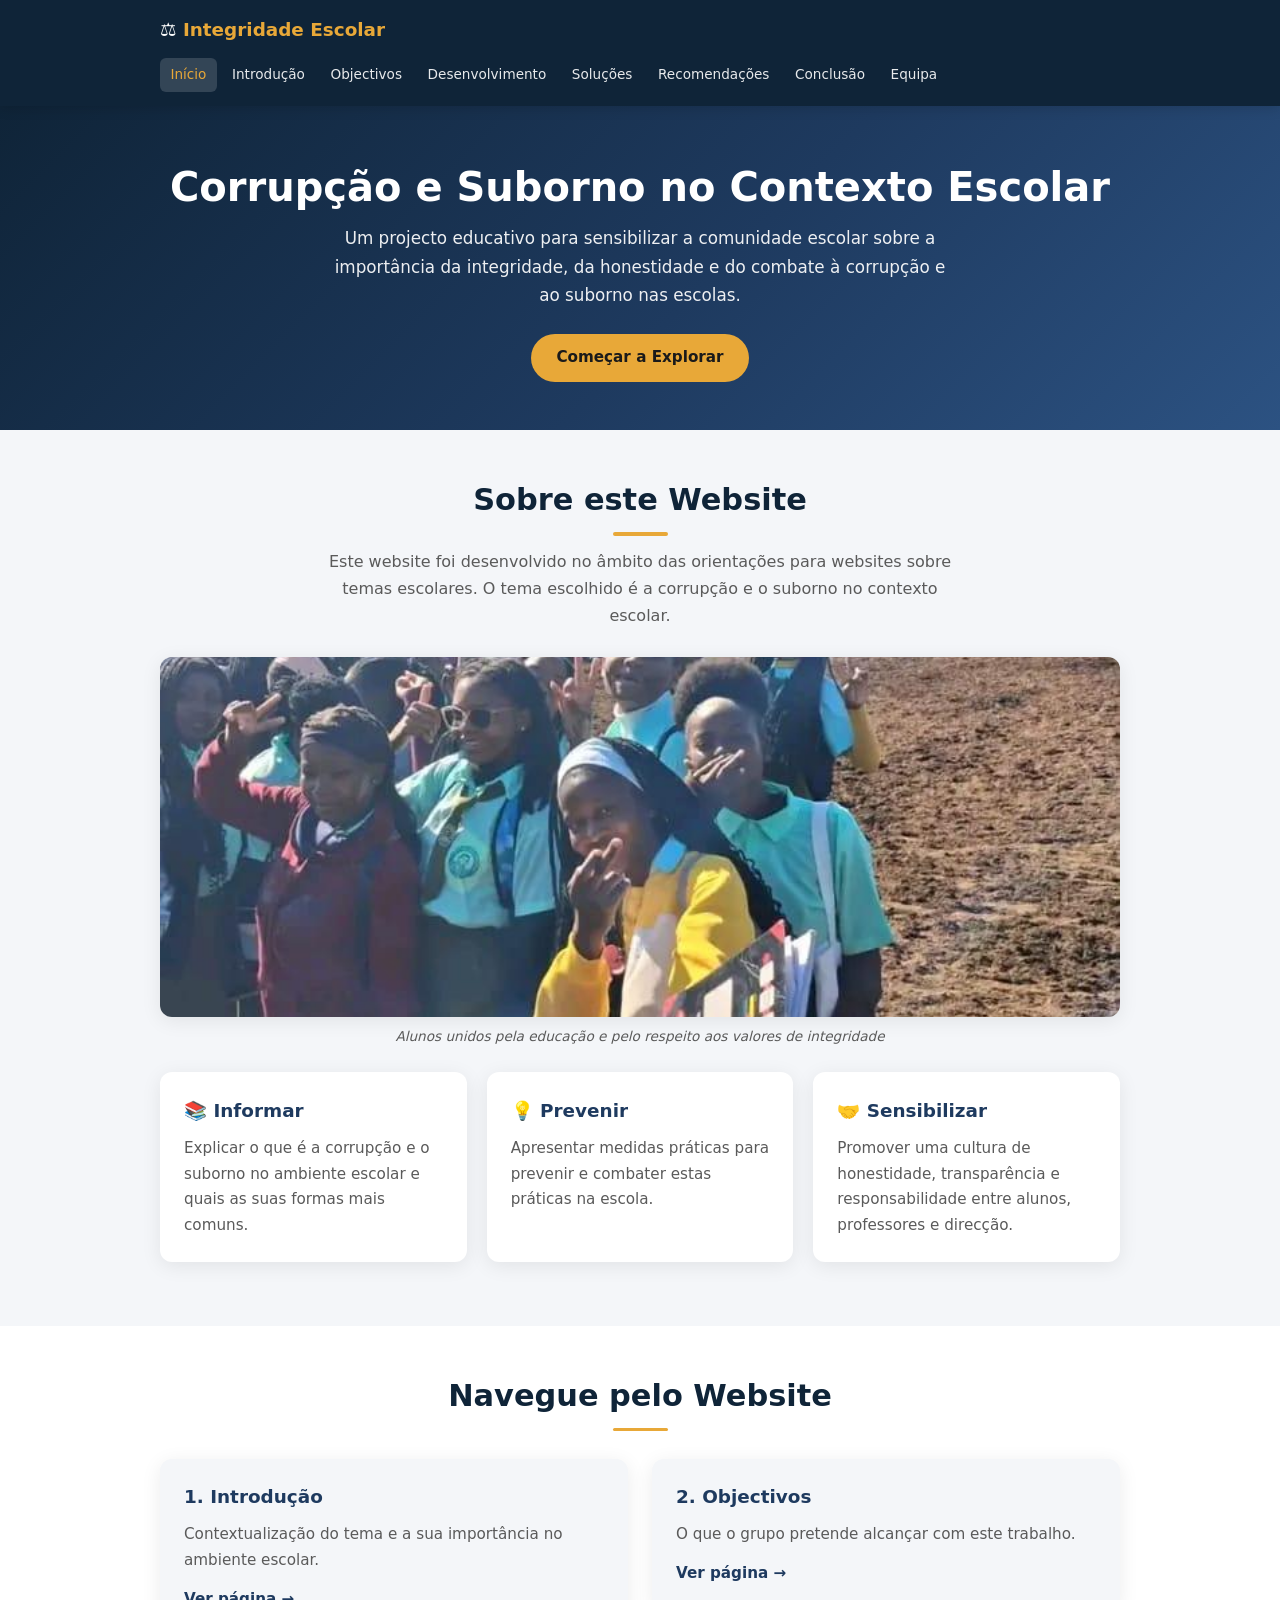
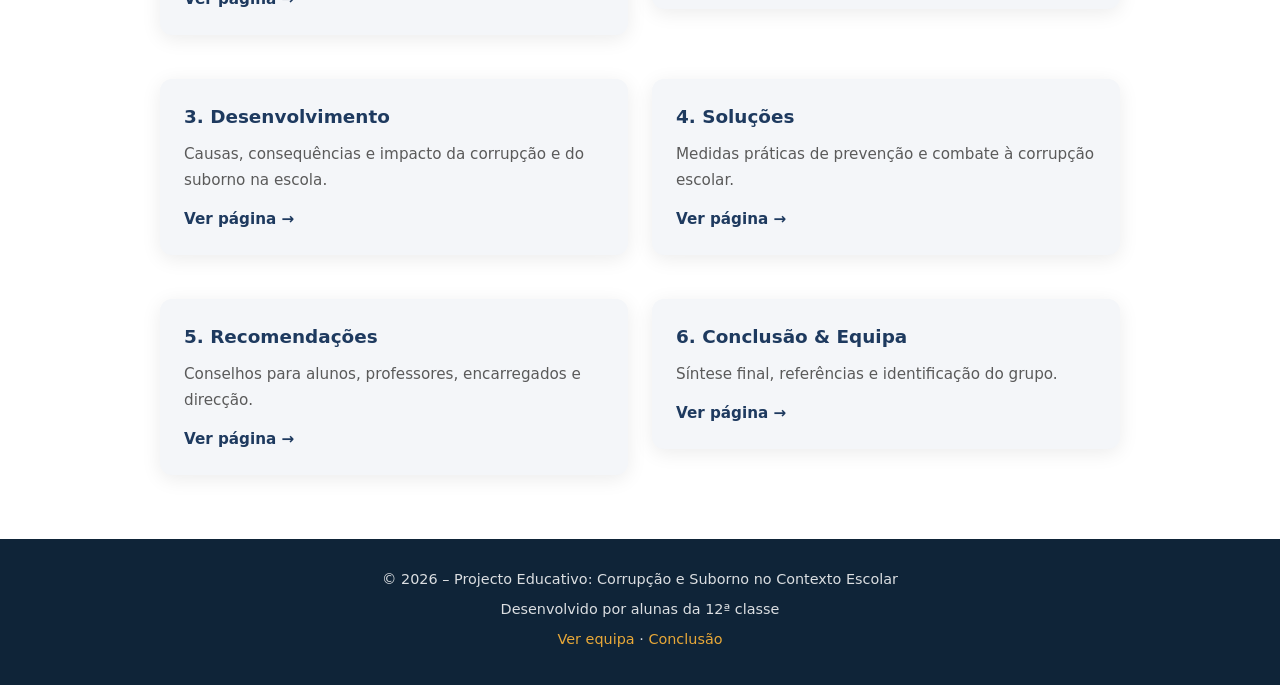
<file: index.html>
<!DOCTYPE html>
<html lang="pt">
<head>
    <meta charset="UTF-8">
    <meta name="viewport" content="width=device-width, initial-scale=1.0">
    <title>Corrupção e Suborno no Contexto Escolar | Início</title>
    <link rel="stylesheet" href="styles.css">
</head>
<body>
    <header class="header">
        <div class="container">
            <div class="logo">⚖️ <span>Integridade Escolar</span></div>
            <nav class="nav">
                <a href="index.html" class="active">Início</a>
                <a href="introducao.html">Introdução</a>
                <a href="objectivos.html">Objectivos</a>
                <a href="desenvolvimento.html">Desenvolvimento</a>
                <a href="solucoes.html">Soluções</a>
                <a href="recomendacoes.html">Recomendações</a>
                <a href="conclusao.html">Conclusão</a>
                <a href="equipa.html">Equipa</a>
            </nav>
        </div>
    </header>

    <section class="hero">
        <div class="container">
            <h1>Corrupção e Suborno no Contexto Escolar</h1>
            <p>Um projecto educativo para sensibilizar a comunidade escolar sobre a importância da integridade, da honestidade e do combate à corrupção e ao suborno nas escolas.</p>
            <a href="introducao.html" class="btn">Começar a Explorar</a>
        </div>
    </section>

    <section class="section">
        <div class="container">
            <div class="section-title">
                <h2>Sobre este Website</h2>
                <div class="line"></div>
                <p>Este website foi desenvolvido no âmbito das orientações para websites sobre temas escolares. O tema escolhido é a corrupção e o suborno no contexto escolar.</p>
            </div>

            <div class="img-box">
                <img src="foto1.jpg" alt="Alunas em actividade escolar">
                <p class="img-caption">Alunos unidos pela educação e pelo respeito aos valores de integridade</p>
            </div>

            <div class="grid-3">
                <div class="card">
                    <h3>📚 Informar</h3>
                    <p>Explicar o que é a corrupção e o suborno no ambiente escolar e quais as suas formas mais comuns.</p>
                </div>
                <div class="card">
                    <h3>💡 Prevenir</h3>
                    <p>Apresentar medidas práticas para prevenir e combater estas práticas na escola.</p>
                </div>
                <div class="card">
                    <h3>🤝 Sensibilizar</h3>
                    <p>Promover uma cultura de honestidade, transparência e responsabilidade entre alunos, professores e direcção.</p>
                </div>
            </div>
        </div>
    </section>

    <section class="section section-alt">
        <div class="container">
            <div class="section-title">
                <h2>Navegue pelo Website</h2>
                <div class="line"></div>
            </div>
            <div class="grid-2">
                <div class="card">
                    <h3>1. Introdução</h3>
                    <p>Contextualização do tema e a sua importância no ambiente escolar.</p>
                    <p style="margin-top:0.8rem;"><a href="introducao.html" style="color:var(--primary);font-weight:600;">Ver página →</a></p>
                </div>
                <div class="card">
                    <h3>2. Objectivos</h3>
                    <p>O que o grupo pretende alcançar com este trabalho.</p>
                    <p style="margin-top:0.8rem;"><a href="objectivos.html" style="color:var(--primary);font-weight:600;">Ver página →</a></p>
                </div>
                <div class="card">
                    <h3>3. Desenvolvimento</h3>
                    <p>Causas, consequências e impacto da corrupção e do suborno na escola.</p>
                    <p style="margin-top:0.8rem;"><a href="desenvolvimento.html" style="color:var(--primary);font-weight:600;">Ver página →</a></p>
                </div>
                <div class="card">
                    <h3>4. Soluções</h3>
                    <p>Medidas práticas de prevenção e combate à corrupção escolar.</p>
                    <p style="margin-top:0.8rem;"><a href="solucoes.html" style="color:var(--primary);font-weight:600;">Ver página →</a></p>
                </div>
                <div class="card">
                    <h3>5. Recomendações</h3>
                    <p>Conselhos para alunos, professores, encarregados e direcção.</p>
                    <p style="margin-top:0.8rem;"><a href="recomendacoes.html" style="color:var(--primary);font-weight:600;">Ver página →</a></p>
                </div>
                <div class="card">
                    <h3>6. Conclusão & Equipa</h3>
                    <p>Síntese final, referências e identificação do grupo.</p>
                    <p style="margin-top:0.8rem;"><a href="conclusao.html" style="color:var(--primary);font-weight:600;">Ver página →</a></p>
                </div>
            </div>
        </div>
    </section>

    <footer class="footer">
        <div class="container">
            <p>© 2026 – Projecto Educativo: Corrupção e Suborno no Contexto Escolar</p>
            <p>Desenvolvido por alunas da 12ª classe</p>
            <p><a href="equipa.html">Ver equipa</a> · <a href="conclusao.html">Conclusão</a></p>
        </div>
    </footer>
</body>
</html>
</file>
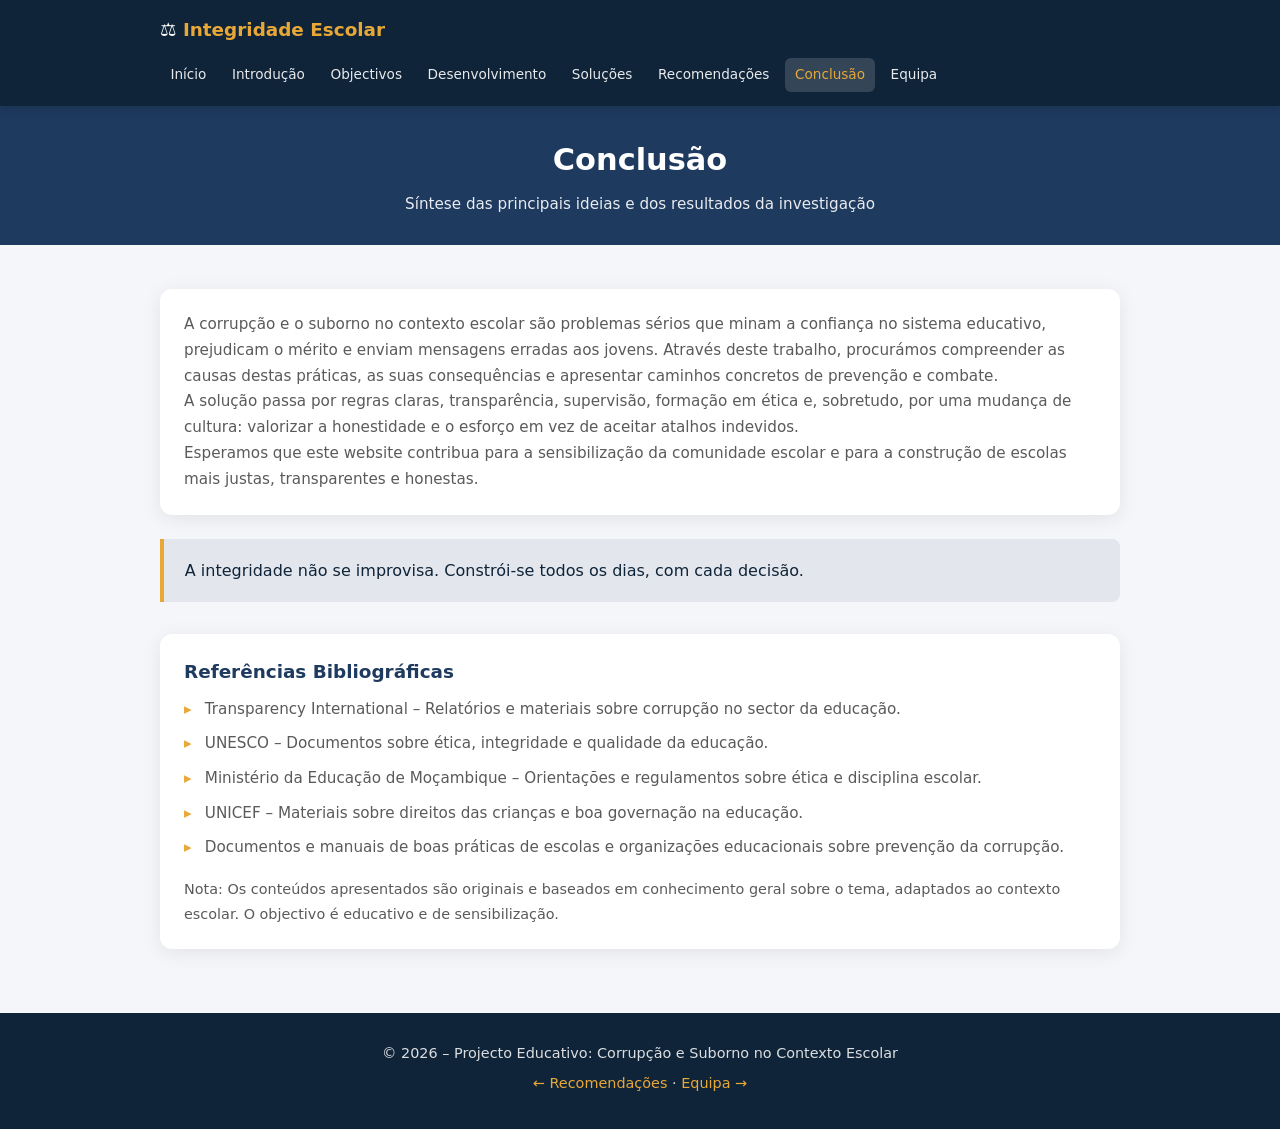
<file: conclusao.html>
<!DOCTYPE html>
<html lang="pt">
<head>
    <meta charset="UTF-8">
    <meta name="viewport" content="width=device-width, initial-scale=1.0">
    <title>Conclusão | Corrupção e Suborno no Contexto Escolar</title>
    <link rel="stylesheet" href="styles.css">
</head>
<body>
    <header class="header">
        <div class="container">
            <div class="logo">⚖️ <span>Integridade Escolar</span></div>
            <nav class="nav">
                <a href="index.html">Início</a>
                <a href="introducao.html">Introdução</a>
                <a href="objectivos.html">Objectivos</a>
                <a href="desenvolvimento.html">Desenvolvimento</a>
                <a href="solucoes.html">Soluções</a>
                <a href="recomendacoes.html">Recomendações</a>
                <a href="conclusao.html" class="active">Conclusão</a>
                <a href="equipa.html">Equipa</a>
            </nav>
        </div>
    </header>

    <div class="page-header">
        <div class="container">
            <h1>Conclusão</h1>
            <p>Síntese das principais ideias e dos resultados da investigação</p>
        </div>
    </div>

    <section class="section">
        <div class="container">
            <div class="card">
                <p>A corrupção e o suborno no contexto escolar são problemas sérios que minam a confiança no sistema educativo, prejudicam o mérito e enviam mensagens erradas aos jovens. Através deste trabalho, procurámos compreender as causas destas práticas, as suas consequências e apresentar caminhos concretos de prevenção e combate.</p>
                <p>A solução passa por regras claras, transparência, supervisão, formação em ética e, sobretudo, por uma mudança de cultura: valorizar a honestidade e o esforço em vez de aceitar atalhos indevidos.</p>
                <p>Esperamos que este website contribua para a sensibilização da comunidade escolar e para a construção de escolas mais justas, transparentes e honestas.</p>
            </div>

            <div class="highlight">
                A integridade não se improvisa. Constrói-se todos os dias, com cada decisão.
            </div>

            <div class="card" style="margin-top:2rem;">
                <h3>Referências Bibliográficas</h3>
                <ul class="lista">
                    <li>Transparency International – Relatórios e materiais sobre corrupção no sector da educação.</li>
                    <li>UNESCO – Documentos sobre ética, integridade e qualidade da educação.</li>
                    <li>Ministério da Educação de Moçambique – Orientações e regulamentos sobre ética e disciplina escolar.</li>
                    <li>UNICEF – Materiais sobre direitos das crianças e boa governação na educação.</li>
                    <li>Documentos e manuais de boas práticas de escolas e organizações educacionais sobre prevenção da corrupção.</li>
                </ul>
                <p style="margin-top:1rem;font-size:0.9rem;color:var(--text-light);">Nota: Os conteúdos apresentados são originais e baseados em conhecimento geral sobre o tema, adaptados ao contexto escolar. O objectivo é educativo e de sensibilização.</p>
            </div>
        </div>
    </section>

    <footer class="footer">
        <div class="container">
            <p>© 2026 – Projecto Educativo: Corrupção e Suborno no Contexto Escolar</p>
            <p><a href="recomendacoes.html">← Recomendações</a> · <a href="equipa.html">Equipa →</a></p>
        </div>
    </footer>
</body>
</html>
</file>
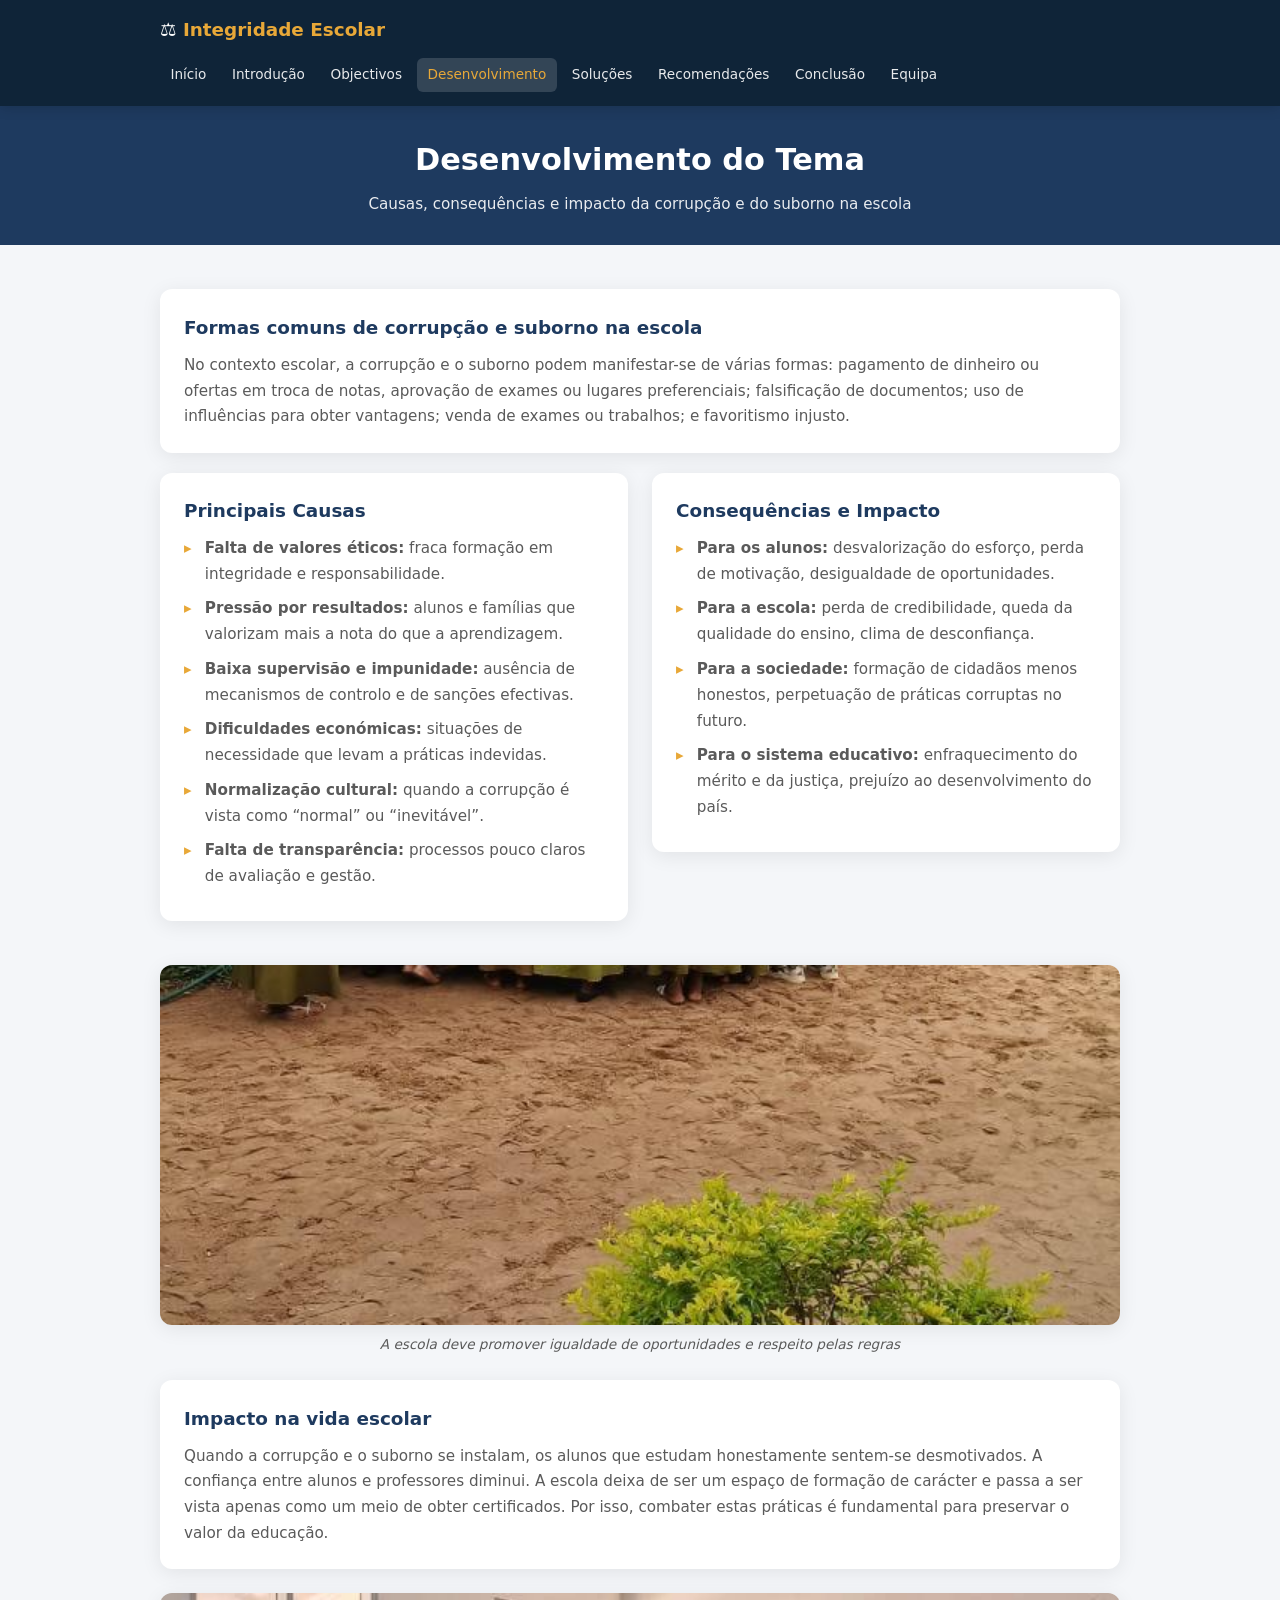
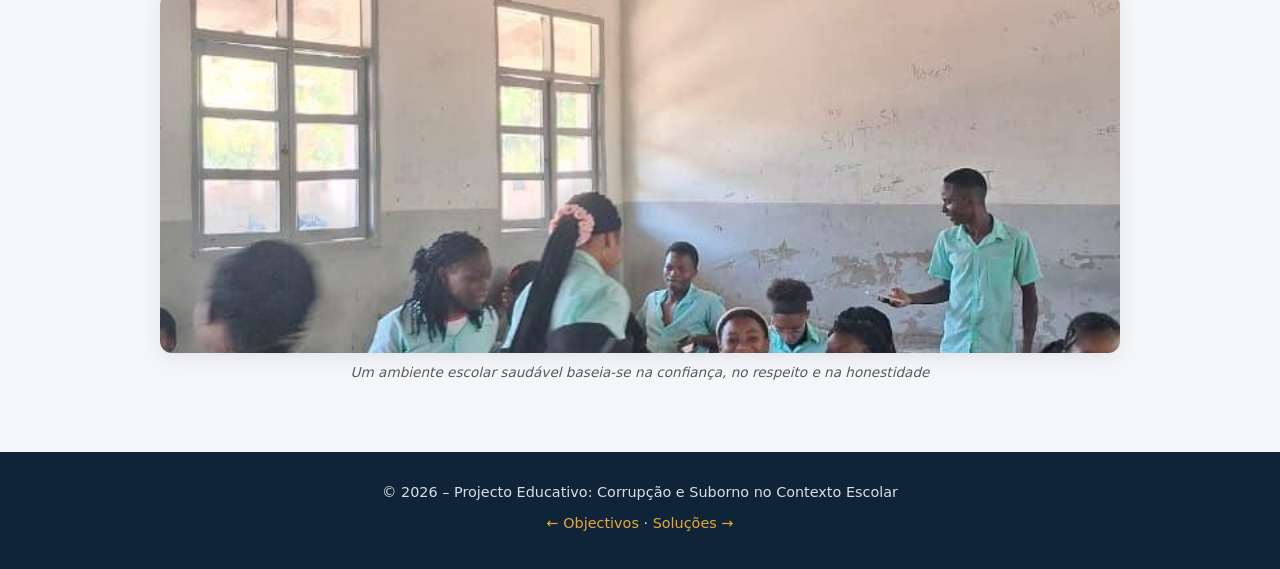
<file: desenvolvimento.html>
<!DOCTYPE html>
<html lang="pt">
<head>
    <meta charset="UTF-8">
    <meta name="viewport" content="width=device-width, initial-scale=1.0">
    <title>Desenvolvimento | Corrupção e Suborno no Contexto Escolar</title>
    <link rel="stylesheet" href="styles.css">
</head>
<body>
    <header class="header">
        <div class="container">
            <div class="logo">⚖️ <span>Integridade Escolar</span></div>
            <nav class="nav">
                <a href="index.html">Início</a>
                <a href="introducao.html">Introdução</a>
                <a href="objectivos.html">Objectivos</a>
                <a href="desenvolvimento.html" class="active">Desenvolvimento</a>
                <a href="solucoes.html">Soluções</a>
                <a href="recomendacoes.html">Recomendações</a>
                <a href="conclusao.html">Conclusão</a>
                <a href="equipa.html">Equipa</a>
            </nav>
        </div>
    </header>

    <div class="page-header">
        <div class="container">
            <h1>Desenvolvimento do Tema</h1>
            <p>Causas, consequências e impacto da corrupção e do suborno na escola</p>
        </div>
    </div>

    <section class="section">
        <div class="container">
            <div class="card">
                <h3>Formas comuns de corrupção e suborno na escola</h3>
                <p>No contexto escolar, a corrupção e o suborno podem manifestar-se de várias formas: pagamento de dinheiro ou ofertas em troca de notas, aprovação de exames ou lugares preferenciais; falsificação de documentos; uso de influências para obter vantagens; venda de exames ou trabalhos; e favoritismo injusto.</p>
            </div>

            <div class="grid-2">
                <div class="card">
                    <h3>Principais Causas</h3>
                    <ul class="lista">
                        <li><strong>Falta de valores éticos:</strong> fraca formação em integridade e responsabilidade.</li>
                        <li><strong>Pressão por resultados:</strong> alunos e famílias que valorizam mais a nota do que a aprendizagem.</li>
                        <li><strong>Baixa supervisão e impunidade:</strong> ausência de mecanismos de controlo e de sanções efectivas.</li>
                        <li><strong>Dificuldades económicas:</strong> situações de necessidade que levam a práticas indevidas.</li>
                        <li><strong>Normalização cultural:</strong> quando a corrupção é vista como “normal” ou “inevitável”.</li>
                        <li><strong>Falta de transparência:</strong> processos pouco claros de avaliação e gestão.</li>
                    </ul>
                </div>
                <div class="card">
                    <h3>Consequências e Impacto</h3>
                    <ul class="lista">
                        <li><strong>Para os alunos:</strong> desvalorização do esforço, perda de motivação, desigualdade de oportunidades.</li>
                        <li><strong>Para a escola:</strong> perda de credibilidade, queda da qualidade do ensino, clima de desconfiança.</li>
                        <li><strong>Para a sociedade:</strong> formação de cidadãos menos honestos, perpetuação de práticas corruptas no futuro.</li>
                        <li><strong>Para o sistema educativo:</strong> enfraquecimento do mérito e da justiça, prejuízo ao desenvolvimento do país.</li>
                    </ul>
                </div>
            </div>

            <div class="img-box">
                <img src="foto2.jpg" alt="Alunas na escola">
                <p class="img-caption">A escola deve promover igualdade de oportunidades e respeito pelas regras</p>
            </div>

            <div class="card">
                <h3>Impacto na vida escolar</h3>
                <p>Quando a corrupção e o suborno se instalam, os alunos que estudam honestamente sentem-se desmotivados. A confiança entre alunos e professores diminui. A escola deixa de ser um espaço de formação de carácter e passa a ser vista apenas como um meio de obter certificados. Por isso, combater estas práticas é fundamental para preservar o valor da educação.</p>
            </div>

            <div class="img-box">
                <img src="foto4.jpg" alt="Ambiente de sala de aula">
                <p class="img-caption">Um ambiente escolar saudável baseia-se na confiança, no respeito e na honestidade</p>
            </div>
        </div>
    </section>

    <footer class="footer">
        <div class="container">
            <p>© 2026 – Projecto Educativo: Corrupção e Suborno no Contexto Escolar</p>
            <p><a href="objectivos.html">← Objectivos</a> · <a href="solucoes.html">Soluções →</a></p>
        </div>
    </footer>
</body>
</html>
</file>
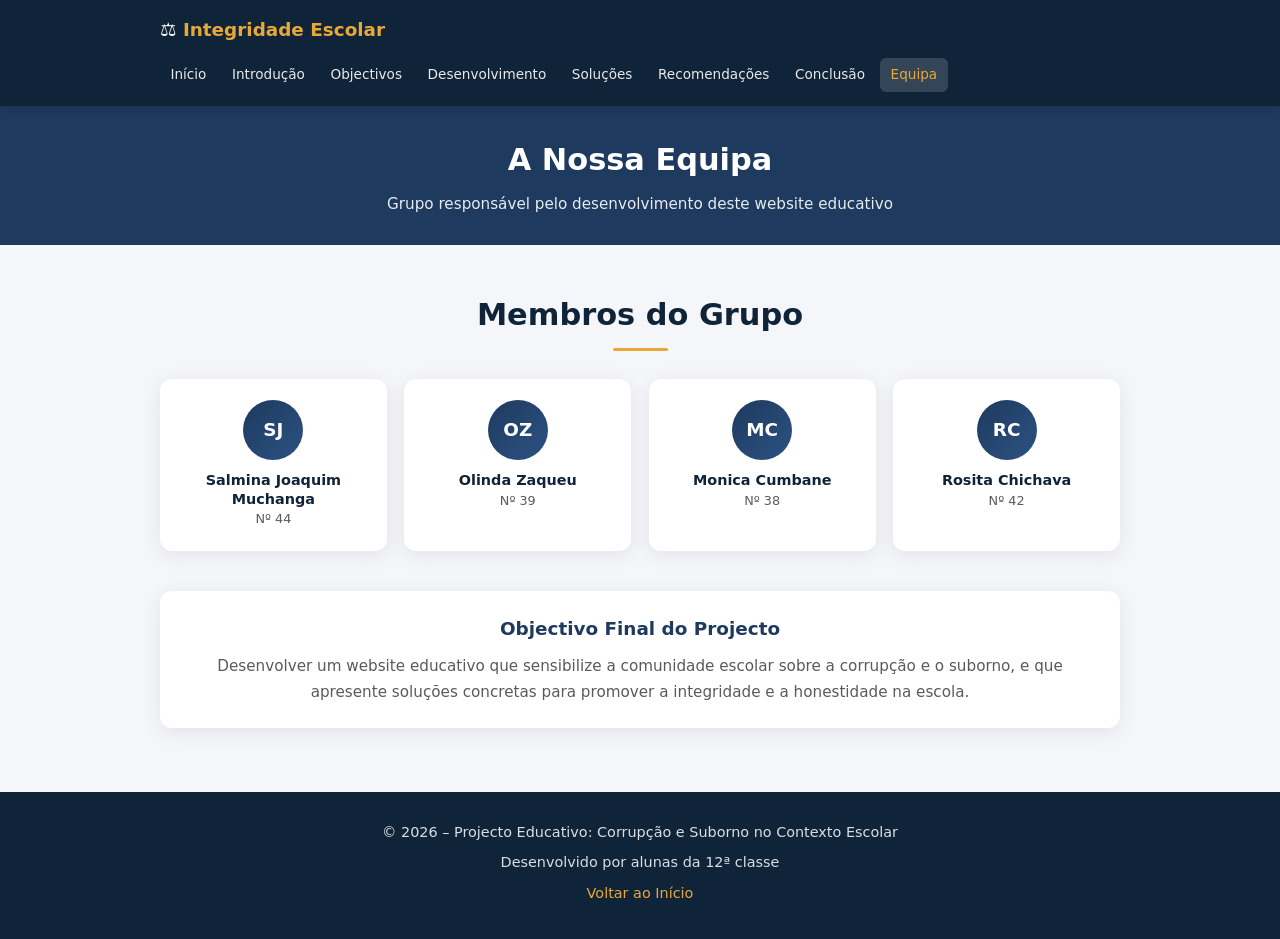
<file: equipa.html>
<!DOCTYPE html>
<html lang="pt">
<head>
    <meta charset="UTF-8">
    <meta name="viewport" content="width=device-width, initial-scale=1.0">
    <title>Equipa | Corrupção e Suborno no Contexto Escolar</title>
    <link rel="stylesheet" href="styles.css">
</head>
<body>
    <header class="header">
        <div class="container">
            <div class="logo">⚖️ <span>Integridade Escolar</span></div>
            <nav class="nav">
                <a href="index.html">Início</a>
                <a href="introducao.html">Introdução</a>
                <a href="objectivos.html">Objectivos</a>
                <a href="desenvolvimento.html">Desenvolvimento</a>
                <a href="solucoes.html">Soluções</a>
                <a href="recomendacoes.html">Recomendações</a>
                <a href="conclusao.html">Conclusão</a>
                <a href="equipa.html" class="active">Equipa</a>
            </nav>
        </div>
    </header>

    <div class="page-header">
        <div class="container">
            <h1>A Nossa Equipa</h1>
            <p>Grupo responsável pelo desenvolvimento deste website educativo</p>
        </div>
    </div>

    <section class="section">
        <div class="container">
            <div class="section-title">
                <h2>Membros do Grupo</h2>
                <div class="line"></div>
            </div>

            <div class="team-grid">
                <div class="team-card">
                    <div class="team-avatar">SJ</div>
                    <h3>Salmina Joaquim Muchanga</h3>
                    <p>Nº 44</p>
                </div>
                <div class="team-card">
                    <div class="team-avatar">OZ</div>
                    <h3>Olinda Zaqueu</h3>
                    <p>Nº 39</p>
                </div>
                <div class="team-card">
                    <div class="team-avatar">MC</div>
                    <h3>Monica Cumbane</h3>
                    <p>Nº 38</p>
                </div>
                <div class="team-card">
                    <div class="team-avatar">RC</div>
                    <h3>Rosita Chichava</h3>
                    <p>Nº 42</p>
                </div>
            </div>

            <div class="card" style="margin-top:2.5rem;text-align:center;">
                <h3>Objectivo Final do Projecto</h3>
                <p>Desenvolver um website educativo que sensibilize a comunidade escolar sobre a corrupção e o suborno, e que apresente soluções concretas para promover a integridade e a honestidade na escola.</p>
            </div>
        </div>
    </section>

    <footer class="footer">
        <div class="container">
            <p>© 2026 – Projecto Educativo: Corrupção e Suborno no Contexto Escolar</p>
            <p>Desenvolvido por alunas da 12ª classe</p>
            <p><a href="index.html">Voltar ao Início</a></p>
        </div>
    </footer>
</body>
</html>
</file>
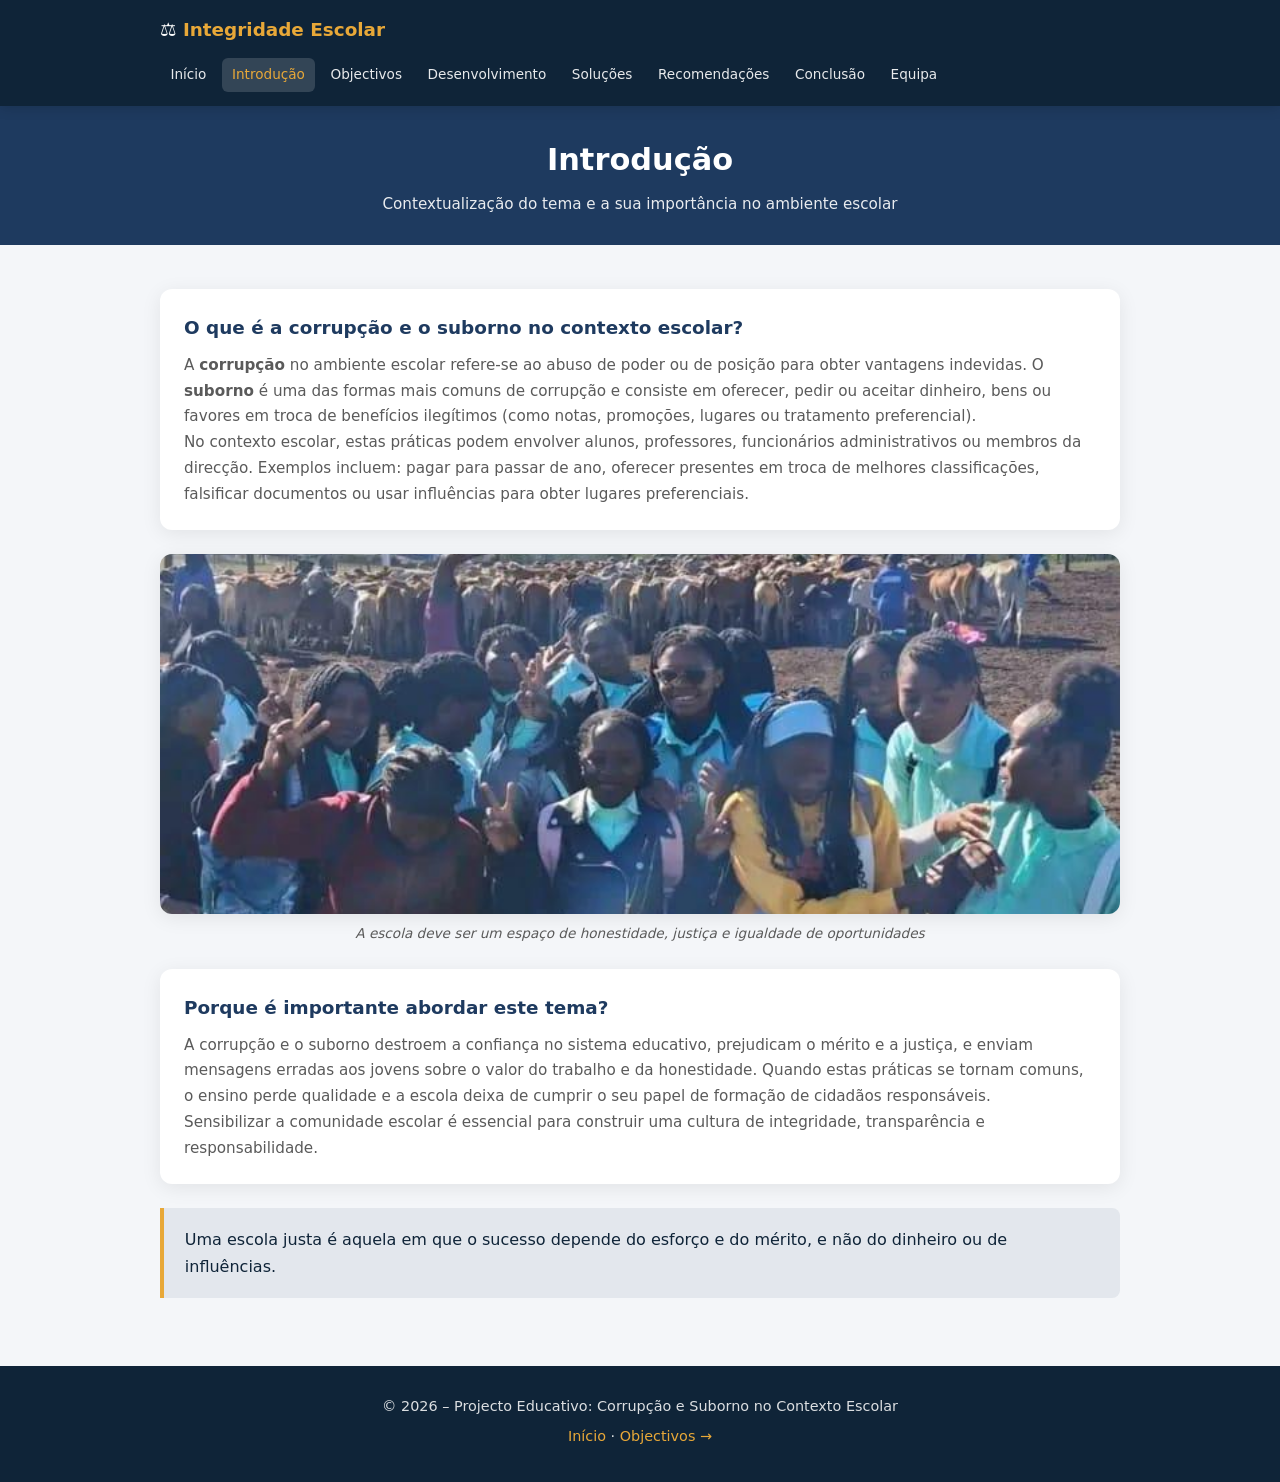
<file: introducao.html>
<!DOCTYPE html>
<html lang="pt">
<head>
    <meta charset="UTF-8">
    <meta name="viewport" content="width=device-width, initial-scale=1.0">
    <title>Introdução | Corrupção e Suborno no Contexto Escolar</title>
    <link rel="stylesheet" href="styles.css">
</head>
<body>
    <header class="header">
        <div class="container">
            <div class="logo">⚖️ <span>Integridade Escolar</span></div>
            <nav class="nav">
                <a href="index.html">Início</a>
                <a href="introducao.html" class="active">Introdução</a>
                <a href="objectivos.html">Objectivos</a>
                <a href="desenvolvimento.html">Desenvolvimento</a>
                <a href="solucoes.html">Soluções</a>
                <a href="recomendacoes.html">Recomendações</a>
                <a href="conclusao.html">Conclusão</a>
                <a href="equipa.html">Equipa</a>
            </nav>
        </div>
    </header>

    <div class="page-header">
        <div class="container">
            <h1>Introdução</h1>
            <p>Contextualização do tema e a sua importância no ambiente escolar</p>
        </div>
    </div>

    <section class="section">
        <div class="container">
            <div class="card">
                <h3>O que é a corrupção e o suborno no contexto escolar?</h3>
                <p>A <strong>corrupção</strong> no ambiente escolar refere-se ao abuso de poder ou de posição para obter vantagens indevidas. O <strong>suborno</strong> é uma das formas mais comuns de corrupção e consiste em oferecer, pedir ou aceitar dinheiro, bens ou favores em troca de benefícios ilegítimos (como notas, promoções, lugares ou tratamento preferencial).</p>
                <p>No contexto escolar, estas práticas podem envolver alunos, professores, funcionários administrativos ou membros da direcção. Exemplos incluem: pagar para passar de ano, oferecer presentes em troca de melhores classificações, falsificar documentos ou usar influências para obter lugares preferenciais.</p>
            </div>

            <div class="img-box">
                <img src="foto3.jpg" alt="Grupo de alunas em actividade">
                <p class="img-caption">A escola deve ser um espaço de honestidade, justiça e igualdade de oportunidades</p>
            </div>

            <div class="card">
                <h3>Porque é importante abordar este tema?</h3>
                <p>A corrupção e o suborno destroem a confiança no sistema educativo, prejudicam o mérito e a justiça, e enviam mensagens erradas aos jovens sobre o valor do trabalho e da honestidade. Quando estas práticas se tornam comuns, o ensino perde qualidade e a escola deixa de cumprir o seu papel de formação de cidadãos responsáveis.</p>
                <p>Sensibilizar a comunidade escolar é essencial para construir uma cultura de integridade, transparência e responsabilidade.</p>
            </div>

            <div class="highlight">
                Uma escola justa é aquela em que o sucesso depende do esforço e do mérito, e não do dinheiro ou de influências.
            </div>
        </div>
    </section>

    <footer class="footer">
        <div class="container">
            <p>© 2026 – Projecto Educativo: Corrupção e Suborno no Contexto Escolar</p>
            <p><a href="index.html">Início</a> · <a href="objectivos.html">Objectivos →</a></p>
        </div>
    </footer>
</body>
</html>
</file>
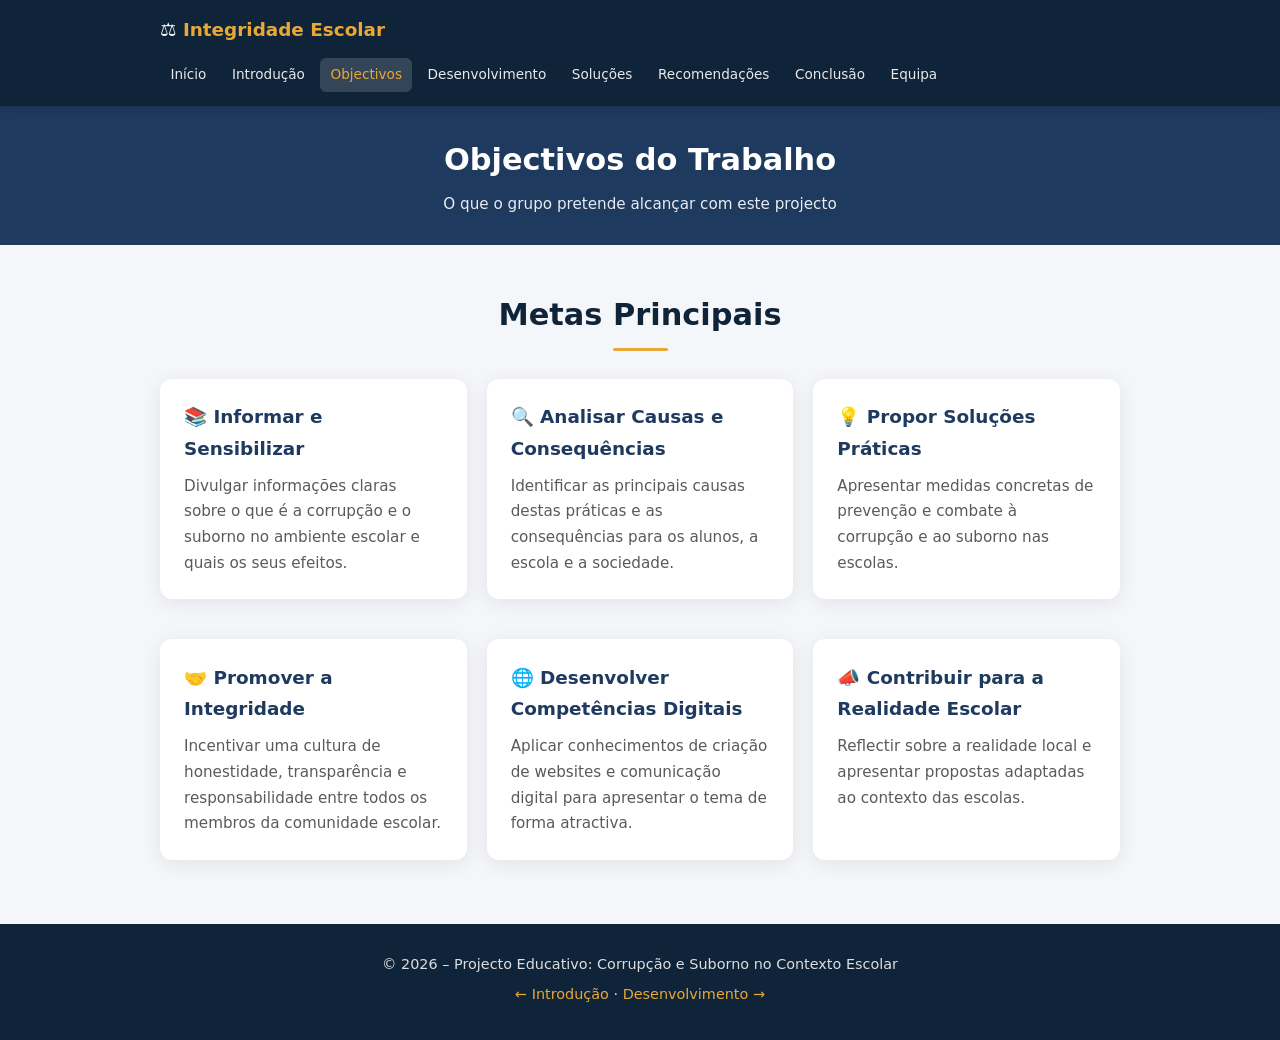
<file: objectivos.html>
<!DOCTYPE html>
<html lang="pt">
<head>
    <meta charset="UTF-8">
    <meta name="viewport" content="width=device-width, initial-scale=1.0">
    <title>Objectivos | Corrupção e Suborno no Contexto Escolar</title>
    <link rel="stylesheet" href="styles.css">
</head>
<body>
    <header class="header">
        <div class="container">
            <div class="logo">⚖️ <span>Integridade Escolar</span></div>
            <nav class="nav">
                <a href="index.html">Início</a>
                <a href="introducao.html">Introdução</a>
                <a href="objectivos.html" class="active">Objectivos</a>
                <a href="desenvolvimento.html">Desenvolvimento</a>
                <a href="solucoes.html">Soluções</a>
                <a href="recomendacoes.html">Recomendações</a>
                <a href="conclusao.html">Conclusão</a>
                <a href="equipa.html">Equipa</a>
            </nav>
        </div>
    </header>

    <div class="page-header">
        <div class="container">
            <h1>Objectivos do Trabalho</h1>
            <p>O que o grupo pretende alcançar com este projecto</p>
        </div>
    </div>

    <section class="section">
        <div class="container">
            <div class="section-title">
                <h2>Metas Principais</h2>
                <div class="line"></div>
            </div>

            <div class="grid-3">
                <div class="card">
                    <h3>📚 Informar e Sensibilizar</h3>
                    <p>Divulgar informações claras sobre o que é a corrupção e o suborno no ambiente escolar e quais os seus efeitos.</p>
                </div>
                <div class="card">
                    <h3>🔍 Analisar Causas e Consequências</h3>
                    <p>Identificar as principais causas destas práticas e as consequências para os alunos, a escola e a sociedade.</p>
                </div>
                <div class="card">
                    <h3>💡 Propor Soluções Práticas</h3>
                    <p>Apresentar medidas concretas de prevenção e combate à corrupção e ao suborno nas escolas.</p>
                </div>
                <div class="card">
                    <h3>🤝 Promover a Integridade</h3>
                    <p>Incentivar uma cultura de honestidade, transparência e responsabilidade entre todos os membros da comunidade escolar.</p>
                </div>
                <div class="card">
                    <h3>🌐 Desenvolver Competências Digitais</h3>
                    <p>Aplicar conhecimentos de criação de websites e comunicação digital para apresentar o tema de forma atractiva.</p>
                </div>
                <div class="card">
                    <h3>📣 Contribuir para a Realidade Escolar</h3>
                    <p>Reflectir sobre a realidade local e apresentar propostas adaptadas ao contexto das escolas.</p>
                </div>
            </div>
        </div>
    </section>

    <footer class="footer">
        <div class="container">
            <p>© 2026 – Projecto Educativo: Corrupção e Suborno no Contexto Escolar</p>
            <p><a href="introducao.html">← Introdução</a> · <a href="desenvolvimento.html">Desenvolvimento →</a></p>
        </div>
    </footer>
</body>
</html>
</file>
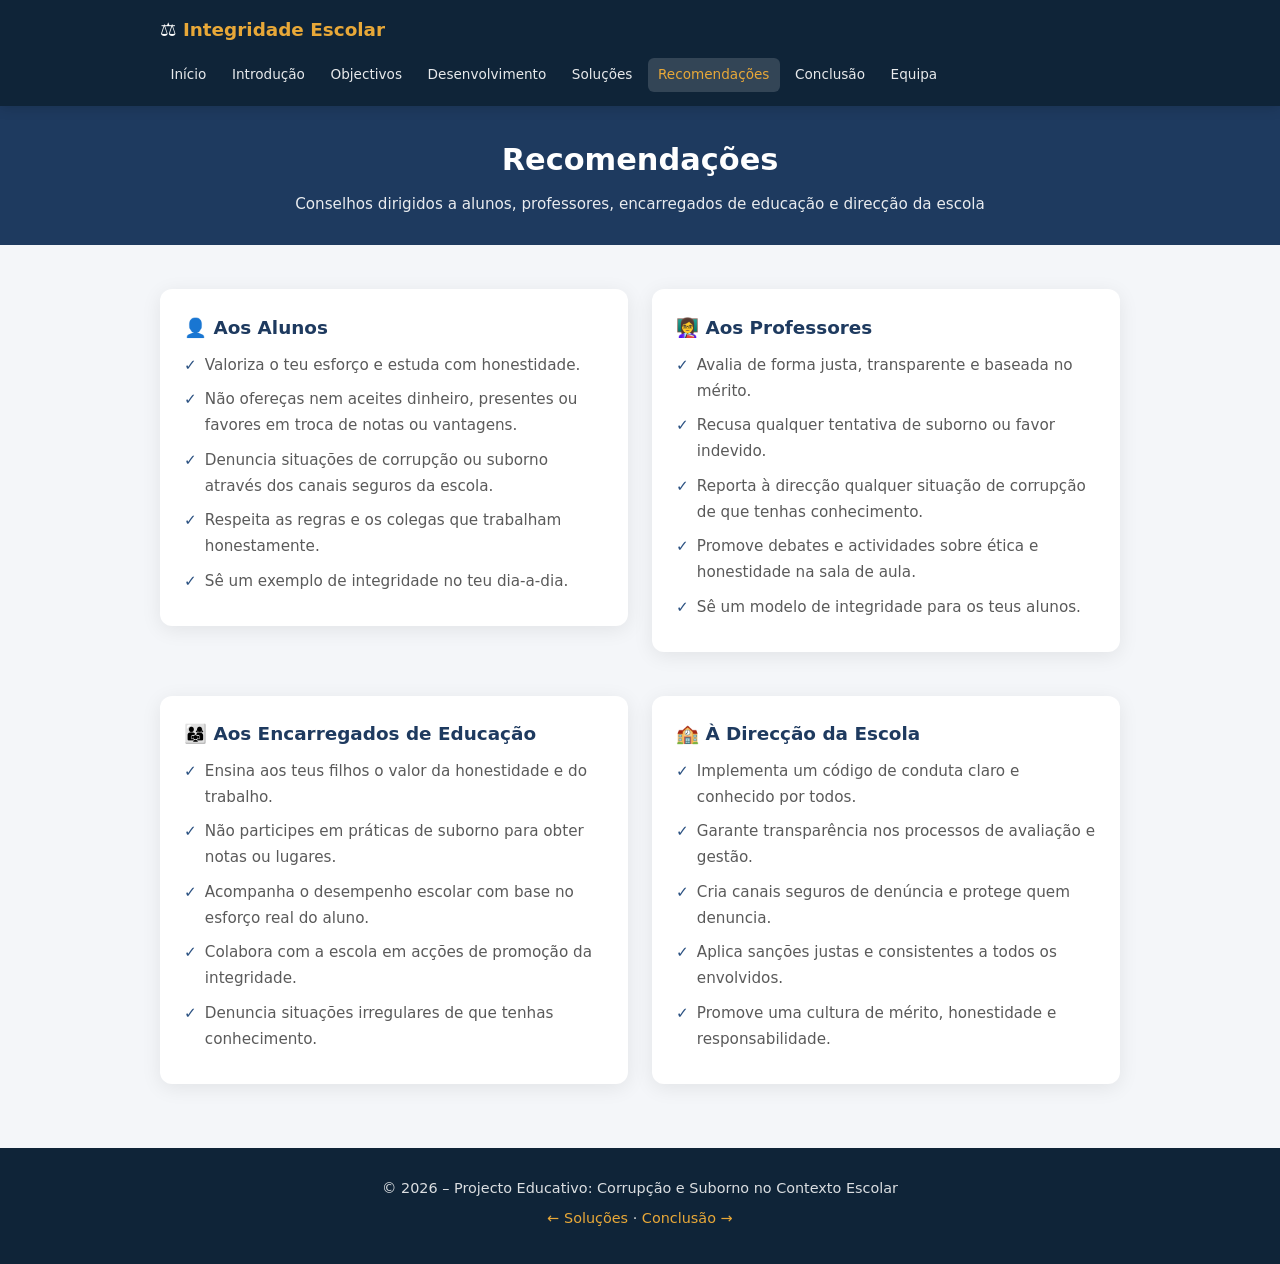
<file: recomendacoes.html>
<!DOCTYPE html>
<html lang="pt">
<head>
    <meta charset="UTF-8">
    <meta name="viewport" content="width=device-width, initial-scale=1.0">
    <title>Recomendações | Corrupção e Suborno no Contexto Escolar</title>
    <link rel="stylesheet" href="styles.css">
</head>
<body>
    <header class="header">
        <div class="container">
            <div class="logo">⚖️ <span>Integridade Escolar</span></div>
            <nav class="nav">
                <a href="index.html">Início</a>
                <a href="introducao.html">Introdução</a>
                <a href="objectivos.html">Objectivos</a>
                <a href="desenvolvimento.html">Desenvolvimento</a>
                <a href="solucoes.html">Soluções</a>
                <a href="recomendacoes.html" class="active">Recomendações</a>
                <a href="conclusao.html">Conclusão</a>
                <a href="equipa.html">Equipa</a>
            </nav>
        </div>
    </header>

    <div class="page-header">
        <div class="container">
            <h1>Recomendações</h1>
            <p>Conselhos dirigidos a alunos, professores, encarregados de educação e direcção da escola</p>
        </div>
    </div>

    <section class="section">
        <div class="container">
            <div class="grid-2">
                <div class="card">
                    <h3>👤 Aos Alunos</h3>
                    <ul class="lista lista-check">
                        <li>Valoriza o teu esforço e estuda com honestidade.</li>
                        <li>Não ofereças nem aceites dinheiro, presentes ou favores em troca de notas ou vantagens.</li>
                        <li>Denuncia situações de corrupção ou suborno através dos canais seguros da escola.</li>
                        <li>Respeita as regras e os colegas que trabalham honestamente.</li>
                        <li>Sê um exemplo de integridade no teu dia-a-dia.</li>
                    </ul>
                </div>
                <div class="card">
                    <h3>👩‍🏫 Aos Professores</h3>
                    <ul class="lista lista-check">
                        <li>Avalia de forma justa, transparente e baseada no mérito.</li>
                        <li>Recusa qualquer tentativa de suborno ou favor indevido.</li>
                        <li>Reporta à direcção qualquer situação de corrupção de que tenhas conhecimento.</li>
                        <li>Promove debates e actividades sobre ética e honestidade na sala de aula.</li>
                        <li>Sê um modelo de integridade para os teus alunos.</li>
                    </ul>
                </div>
                <div class="card">
                    <h3>👨‍👩‍👧 Aos Encarregados de Educação</h3>
                    <ul class="lista lista-check">
                        <li>Ensina aos teus filhos o valor da honestidade e do trabalho.</li>
                        <li>Não participes em práticas de suborno para obter notas ou lugares.</li>
                        <li>Acompanha o desempenho escolar com base no esforço real do aluno.</li>
                        <li>Colabora com a escola em acções de promoção da integridade.</li>
                        <li>Denuncia situações irregulares de que tenhas conhecimento.</li>
                    </ul>
                </div>
                <div class="card">
                    <h3>🏫 À Direcção da Escola</h3>
                    <ul class="lista lista-check">
                        <li>Implementa um código de conduta claro e conhecido por todos.</li>
                        <li>Garante transparência nos processos de avaliação e gestão.</li>
                        <li>Cria canais seguros de denúncia e protege quem denuncia.</li>
                        <li>Aplica sanções justas e consistentes a todos os envolvidos.</li>
                        <li>Promove uma cultura de mérito, honestidade e responsabilidade.</li>
                    </ul>
                </div>
            </div>
        </div>
    </section>

    <footer class="footer">
        <div class="container">
            <p>© 2026 – Projecto Educativo: Corrupção e Suborno no Contexto Escolar</p>
            <p><a href="solucoes.html">← Soluções</a> · <a href="conclusao.html">Conclusão →</a></p>
        </div>
    </footer>
</body>
</html>
</file>
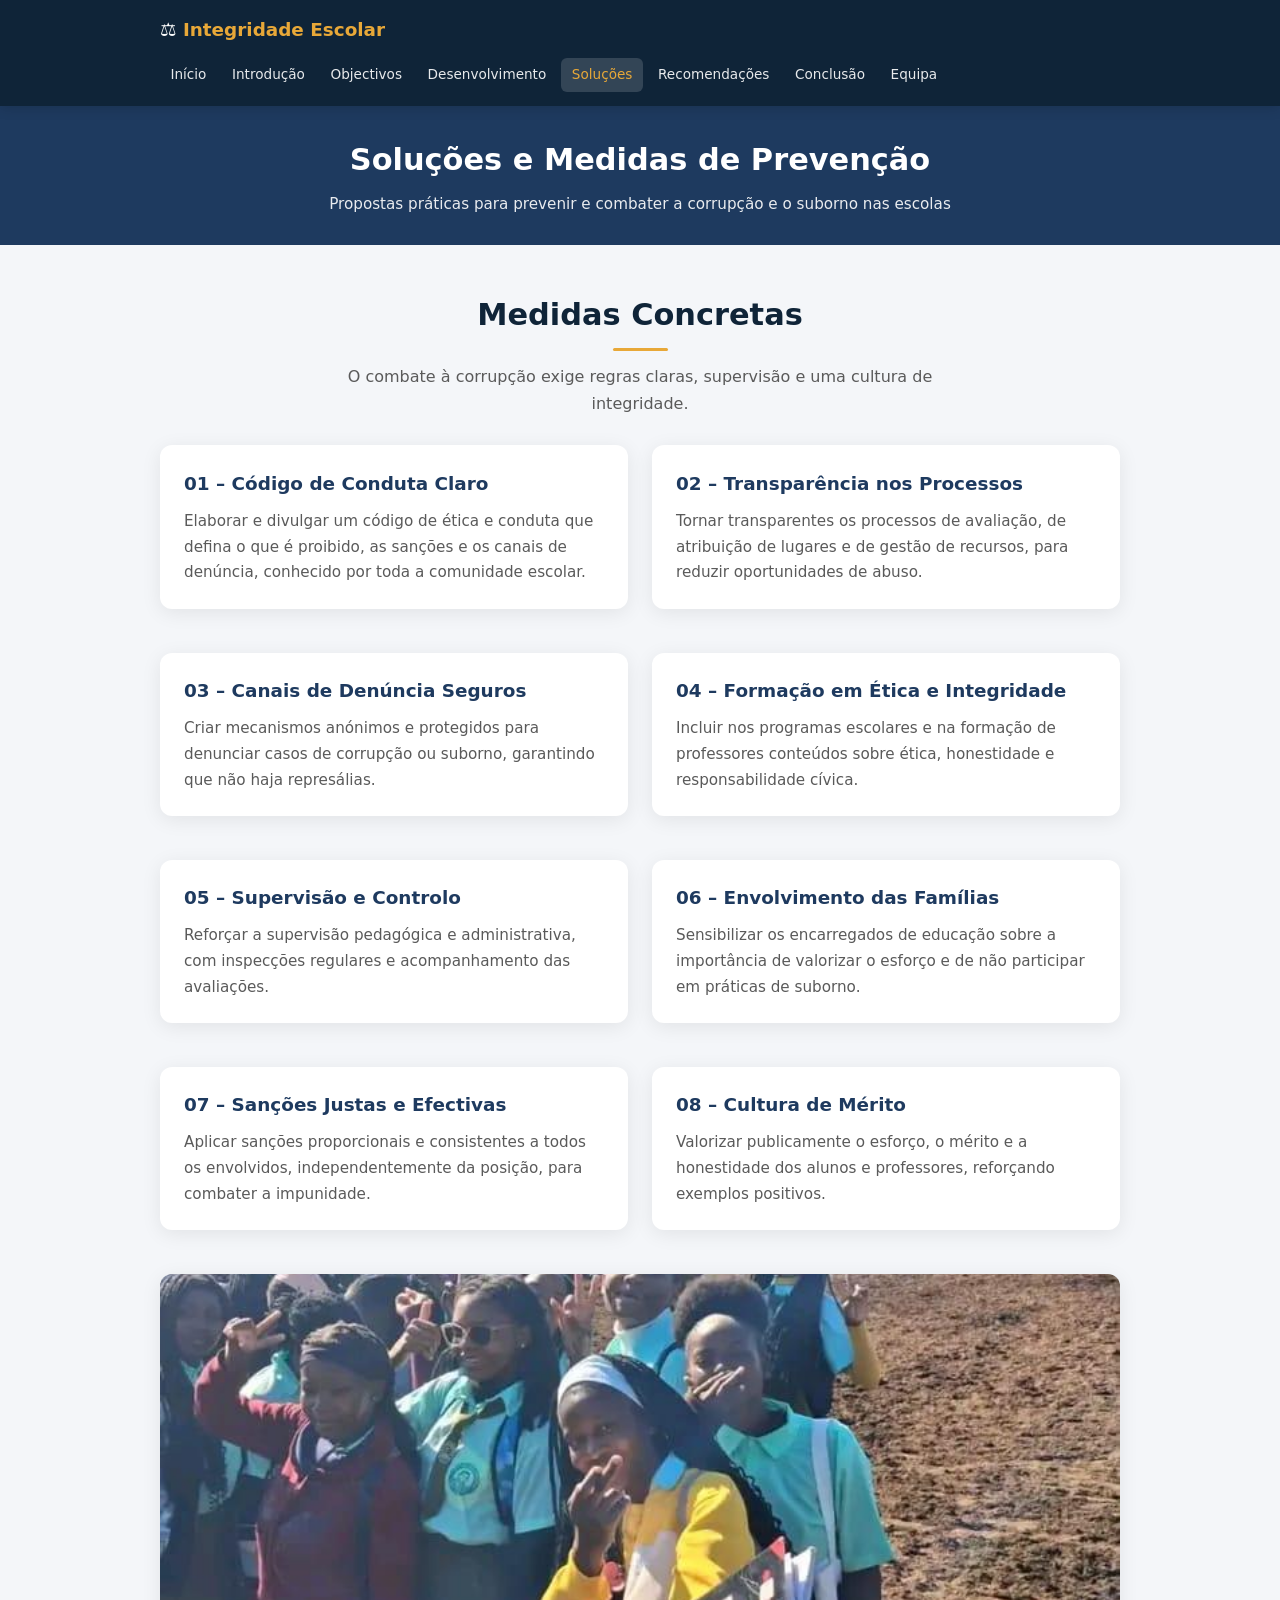
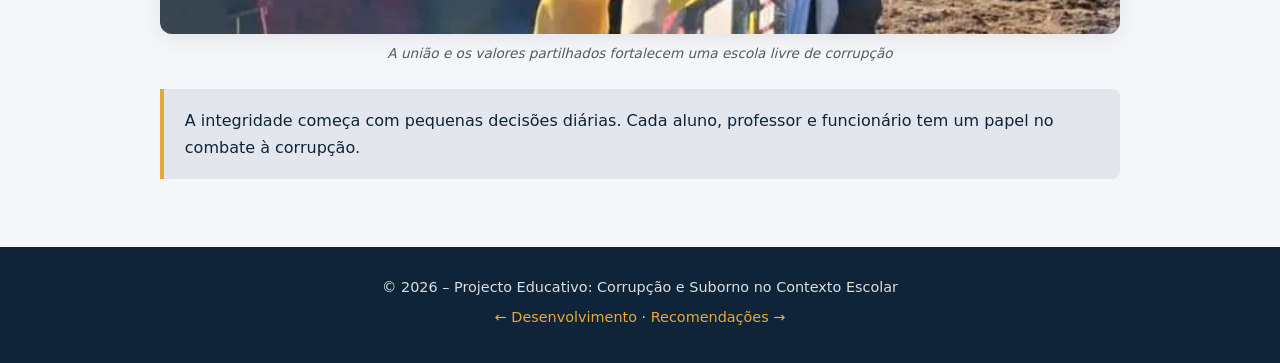
<file: solucoes.html>
<!DOCTYPE html>
<html lang="pt">
<head>
    <meta charset="UTF-8">
    <meta name="viewport" content="width=device-width, initial-scale=1.0">
    <title>Soluções | Corrupção e Suborno no Contexto Escolar</title>
    <link rel="stylesheet" href="styles.css">
</head>
<body>
    <header class="header">
        <div class="container">
            <div class="logo">⚖️ <span>Integridade Escolar</span></div>
            <nav class="nav">
                <a href="index.html">Início</a>
                <a href="introducao.html">Introdução</a>
                <a href="objectivos.html">Objectivos</a>
                <a href="desenvolvimento.html">Desenvolvimento</a>
                <a href="solucoes.html" class="active">Soluções</a>
                <a href="recomendacoes.html">Recomendações</a>
                <a href="conclusao.html">Conclusão</a>
                <a href="equipa.html">Equipa</a>
            </nav>
        </div>
    </header>

    <div class="page-header">
        <div class="container">
            <h1>Soluções e Medidas de Prevenção</h1>
            <p>Propostas práticas para prevenir e combater a corrupção e o suborno nas escolas</p>
        </div>
    </div>

    <section class="section">
        <div class="container">
            <div class="section-title">
                <h2>Medidas Concretas</h2>
                <div class="line"></div>
                <p>O combate à corrupção exige regras claras, supervisão e uma cultura de integridade.</p>
            </div>

            <div class="grid-2">
                <div class="card">
                    <h3>01 – Código de Conduta Claro</h3>
                    <p>Elaborar e divulgar um código de ética e conduta que defina o que é proibido, as sanções e os canais de denúncia, conhecido por toda a comunidade escolar.</p>
                </div>
                <div class="card">
                    <h3>02 – Transparência nos Processos</h3>
                    <p>Tornar transparentes os processos de avaliação, de atribuição de lugares e de gestão de recursos, para reduzir oportunidades de abuso.</p>
                </div>
                <div class="card">
                    <h3>03 – Canais de Denúncia Seguros</h3>
                    <p>Criar mecanismos anónimos e protegidos para denunciar casos de corrupção ou suborno, garantindo que não haja represálias.</p>
                </div>
                <div class="card">
                    <h3>04 – Formação em Ética e Integridade</h3>
                    <p>Incluir nos programas escolares e na formação de professores conteúdos sobre ética, honestidade e responsabilidade cívica.</p>
                </div>
                <div class="card">
                    <h3>05 – Supervisão e Controlo</h3>
                    <p>Reforçar a supervisão pedagógica e administrativa, com inspecções regulares e acompanhamento das avaliações.</p>
                </div>
                <div class="card">
                    <h3>06 – Envolvimento das Famílias</h3>
                    <p>Sensibilizar os encarregados de educação sobre a importância de valorizar o esforço e de não participar em práticas de suborno.</p>
                </div>
                <div class="card">
                    <h3>07 – Sanções Justas e Efectivas</h3>
                    <p>Aplicar sanções proporcionais e consistentes a todos os envolvidos, independentemente da posição, para combater a impunidade.</p>
                </div>
                <div class="card">
                    <h3>08 – Cultura de Mérito</h3>
                    <p>Valorizar publicamente o esforço, o mérito e a honestidade dos alunos e professores, reforçando exemplos positivos.</p>
                </div>
            </div>

            <div class="img-box">
                <img src="foto1.jpg" alt="Alunas a mostrar união e valores positivos">
                <p class="img-caption">A união e os valores partilhados fortalecem uma escola livre de corrupção</p>
            </div>

            <div class="highlight">
                A integridade começa com pequenas decisões diárias. Cada aluno, professor e funcionário tem um papel no combate à corrupção.
            </div>
        </div>
    </section>

    <footer class="footer">
        <div class="container">
            <p>© 2026 – Projecto Educativo: Corrupção e Suborno no Contexto Escolar</p>
            <p><a href="desenvolvimento.html">← Desenvolvimento</a> · <a href="recomendacoes.html">Recomendações →</a></p>
        </div>
    </footer>
</body>
</html>
</file>
<file: styles.css>
/* ===== Reset e Base ===== */
*, *::before, *::after {
    margin: 0;
    padding: 0;
    box-sizing: border-box;
}

:root {
    --primary: #1e3a5f;
    --primary-dark: #0f2438;
    --primary-light: #2c5282;
    --accent: #e8a838;
    --accent-dark: #c48a20;
    --bg: #f4f6f9;
    --bg-alt: #ffffff;
    --text: #2c2c2c;
    --text-light: #5a5a5a;
    --border: #dce1e8;
    --shadow: 0 4px 20px rgba(0,0,0,0.08);
    --radius: 12px;
}

html { scroll-behavior: smooth; }
body {
    font-family: 'Segoe UI', system-ui, -apple-system, sans-serif;
    background: var(--bg);
    color: var(--text);
    line-height: 1.7;
}

img { max-width: 100%; height: auto; display: block; border-radius: var(--radius); }
a { text-decoration: none; color: inherit; transition: 0.3s; }
ul { list-style: none; }

.container {
    width: 100%;
    max-width: 1000px;
    margin: 0 auto;
    padding: 0 1.25rem;
}

/* ===== Header ===== */
.header {
    background: var(--primary-dark);
    color: white;
    padding: 0.9rem 0;
    position: sticky;
    top: 0;
    z-index: 100;
    box-shadow: 0 2px 12px rgba(0,0,0,0.15);
}

.header .container {
    display: flex;
    align-items: center;
    justify-content: space-between;
    flex-wrap: wrap;
    gap: 0.75rem;
}

.logo {
    font-weight: 700;
    font-size: 1.15rem;
    display: flex;
    align-items: center;
    gap: 0.4rem;
}

.logo span { color: var(--accent); }

.nav {
    display: flex;
    flex-wrap: wrap;
    gap: 0.3rem;
}

.nav a {
    color: rgba(255,255,255,0.9);
    padding: 0.35rem 0.65rem;
    border-radius: 6px;
    font-size: 0.85rem;
    font-weight: 500;
}

.nav a:hover,
.nav a.active {
    background: rgba(255,255,255,0.15);
    color: var(--accent);
}

/* ===== Hero ===== */
.hero {
    background: linear-gradient(135deg, #0f2438, #1e3a5f 55%, #2c5282);
    color: white;
    padding: 3.5rem 0 3rem;
    text-align: center;
}

.hero h1 {
    font-size: clamp(1.7rem, 5vw, 2.5rem);
    margin-bottom: 0.75rem;
    line-height: 1.25;
}

.hero p {
    font-size: 1.05rem;
    opacity: 0.92;
    max-width: 620px;
    margin: 0 auto 1.5rem;
}

.btn {
    display: inline-block;
    background: var(--accent);
    color: #1a1a1a;
    padding: 0.7rem 1.6rem;
    border-radius: 50px;
    font-weight: 600;
    font-size: 0.95rem;
}

.btn:hover {
    background: var(--accent-dark);
    transform: translateY(-2px);
}

/* ===== Secções ===== */
.section { padding: 2.75rem 0; }
.section-alt { background: var(--bg-alt); }

.section-title {
    text-align: center;
    margin-bottom: 1.75rem;
}

.section-title h2 {
    font-size: clamp(1.5rem, 4vw, 1.9rem);
    color: var(--primary-dark);
    margin-bottom: 0.4rem;
}

.section-title .line {
    width: 55px;
    height: 3.5px;
    background: var(--accent);
    margin: 0 auto;
    border-radius: 2px;
}

.section-title p {
    margin-top: 0.75rem;
    color: var(--text-light);
    max-width: 650px;
    margin-left: auto;
    margin-right: auto;
}

/* ===== Cards ===== */
.card {
    background: var(--bg-alt);
    padding: 1.4rem 1.5rem;
    border-radius: var(--radius);
    box-shadow: var(--shadow);
    margin-bottom: 1.25rem;
}

.section-alt .card { background: var(--bg); }

.card h3 {
    color: var(--primary);
    margin-bottom: 0.6rem;
    font-size: 1.15rem;
}

.card p, .card li {
    color: var(--text-light);
    font-size: 0.95rem;
}

.grid-2 {
    display: grid;
    grid-template-columns: 1fr 1fr;
    gap: 1.5rem;
    align-items: start;
}

.grid-3 {
    display: grid;
    grid-template-columns: repeat(auto-fit, minmax(260px, 1fr));
    gap: 1.25rem;
}

/* ===== Imagens ===== */
.img-box {
    margin: 1.5rem 0;
}

.img-box img {
    width: 100%;
    max-height: 360px;
    object-fit: cover;
    box-shadow: var(--shadow);
}

.img-caption {
    text-align: center;
    font-size: 0.85rem;
    color: var(--text-light);
    font-style: italic;
    margin-top: 0.5rem;
}

/* ===== Listas ===== */
.lista li {
    position: relative;
    padding-left: 1.3rem;
    margin-bottom: 0.55rem;
    color: var(--text-light);
}

.lista li::before {
    content: "▸";
    position: absolute;
    left: 0;
    color: var(--accent);
    font-weight: bold;
}

.lista-check li::before {
    content: "✓";
    color: var(--primary-light);
}

/* ===== Equipa ===== */
.team-grid {
    display: grid;
    grid-template-columns: repeat(auto-fit, minmax(160px, 1fr));
    gap: 1.1rem;
}

.team-card {
    background: var(--bg-alt);
    text-align: center;
    padding: 1.3rem 0.8rem;
    border-radius: var(--radius);
    box-shadow: var(--shadow);
}

.team-avatar {
    width: 60px;
    height: 60px;
    background: linear-gradient(135deg, var(--primary), var(--primary-light));
    color: white;
    font-weight: 700;
    font-size: 1.15rem;
    border-radius: 50%;
    display: flex;
    align-items: center;
    justify-content: center;
    margin: 0 auto 0.7rem;
}

.team-card h3 {
    font-size: 0.9rem;
    color: var(--primary-dark);
    line-height: 1.3;
}

.team-card p {
    font-size: 0.8rem;
    color: var(--text-light);
}

/* ===== Footer ===== */
.footer {
    background: var(--primary-dark);
    color: rgba(255,255,255,0.85);
    text-align: center;
    padding: 1.75rem 0;
    font-size: 0.9rem;
}

.footer a { color: var(--accent); }
.footer a:hover { color: white; }
.footer p { margin-bottom: 0.35rem; }

/* ===== Page header ===== */
.page-header {
    background: var(--primary);
    color: white;
    padding: 1.75rem 0;
    text-align: center;
}

.page-header h1 {
    font-size: clamp(1.5rem, 4vw, 1.9rem);
}

.page-header p {
    opacity: 0.9;
    margin-top: 0.35rem;
    font-size: 0.95rem;
}

/* ===== Highlight ===== */
.highlight {
    background: rgba(30, 58, 95, 0.08);
    border-left: 4px solid var(--accent);
    padding: 1.1rem 1.3rem;
    border-radius: 0 8px 8px 0;
    margin: 1.5rem 0;
    color: var(--primary-dark);
    font-weight: 500;
}

/* ===== Responsive ===== */
@media (max-width: 768px) {
    .grid-2 { grid-template-columns: 1fr; }
    .nav { width: 100%; justify-content: center; }
    .header .container { justify-content: center; }
}

@media (max-width: 480px) {
    .team-grid { grid-template-columns: 1fr 1fr; }
}
</file>
